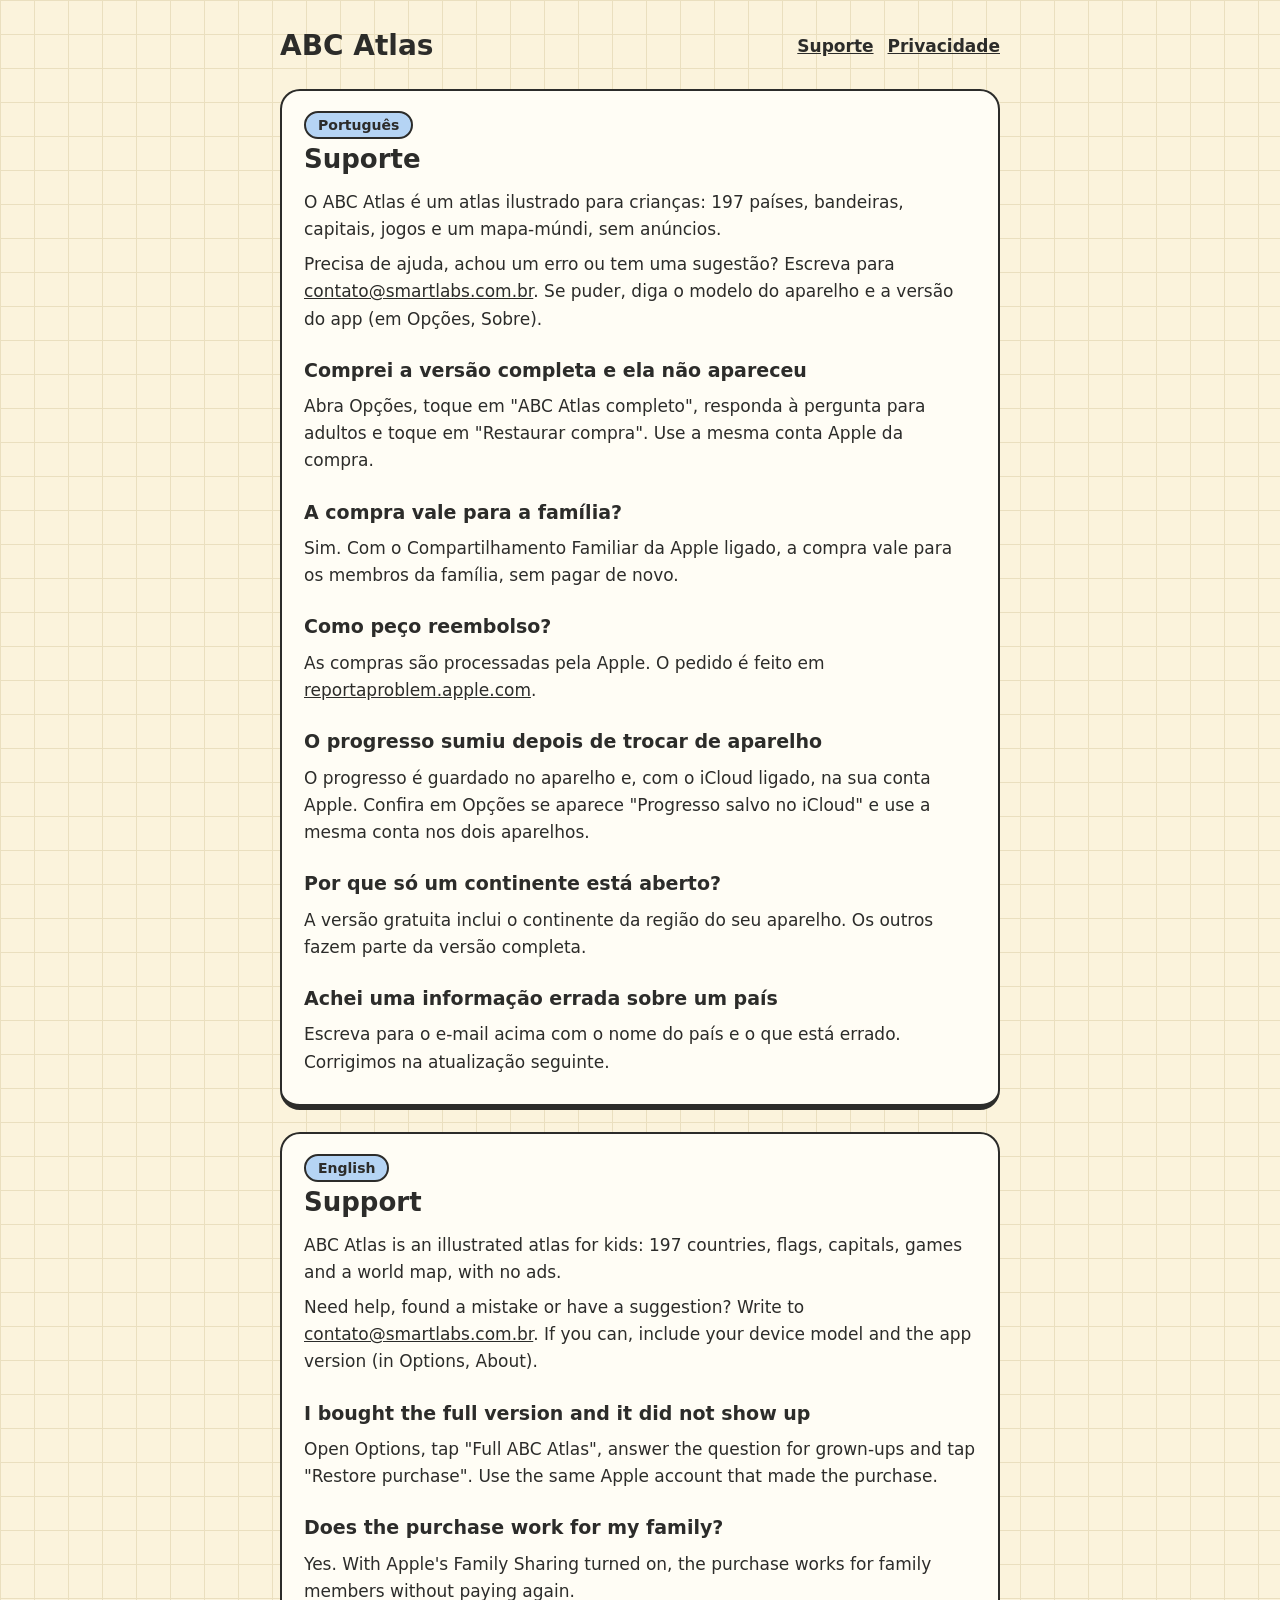
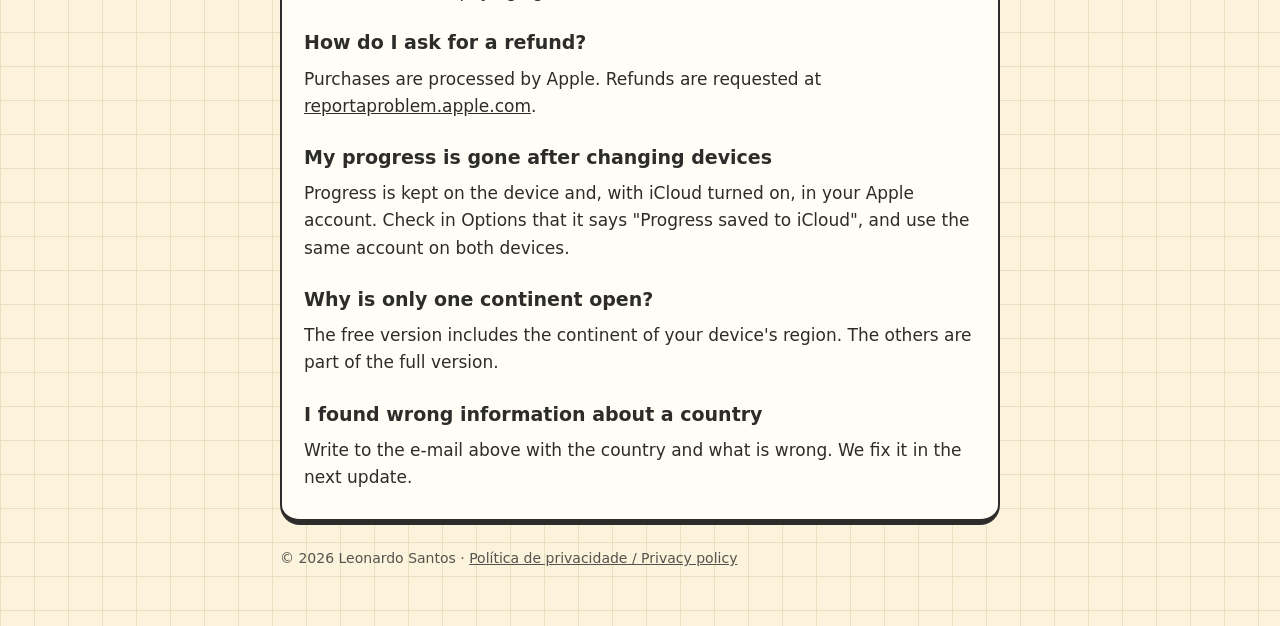
<file: index.html>
<!doctype html>
<html lang="pt-BR">
<head>
<meta charset="utf-8">
<meta name="viewport" content="width=device-width, initial-scale=1">
<title>ABC Atlas: suporte / support</title>
<meta name="description" content="Suporte do ABC Atlas, o atlas ilustrado para crianças. Support for ABC Atlas, the illustrated atlas for kids.">
<link rel="stylesheet" href="style.css">
</head>
<body>
<main>
<header>
  <a class="brand" href="./">ABC Atlas</a>
  <nav><a href="./">Suporte</a><a href="privacy.html">Privacidade</a></nav>
</header>

<section lang="pt-BR">
  <span class="tag">Português</span>
  <h1>Suporte</h1>
  <p>O ABC Atlas é um atlas ilustrado para crianças: 197 países, bandeiras, capitais, jogos e um mapa-múndi, sem anúncios.</p>
  <p>Precisa de ajuda, achou um erro ou tem uma sugestão? Escreva para <a href="mailto:contato@smartlabs.com.br">contato@smartlabs.com.br</a>. Se puder, diga o modelo do aparelho e a versão do app (em Opções, Sobre).</p>

  <h2>Comprei a versão completa e ela não apareceu</h2>
  <p>Abra Opções, toque em "ABC Atlas completo", responda à pergunta para adultos e toque em "Restaurar compra". Use a mesma conta Apple da compra.</p>

  <h2>A compra vale para a família?</h2>
  <p>Sim. Com o Compartilhamento Familiar da Apple ligado, a compra vale para os membros da família, sem pagar de novo.</p>

  <h2>Como peço reembolso?</h2>
  <p>As compras são processadas pela Apple. O pedido é feito em <a href="https://reportaproblem.apple.com">reportaproblem.apple.com</a>.</p>

  <h2>O progresso sumiu depois de trocar de aparelho</h2>
  <p>O progresso é guardado no aparelho e, com o iCloud ligado, na sua conta Apple. Confira em Opções se aparece "Progresso salvo no iCloud" e use a mesma conta nos dois aparelhos.</p>

  <h2>Por que só um continente está aberto?</h2>
  <p>A versão gratuita inclui o continente da região do seu aparelho. Os outros fazem parte da versão completa.</p>

  <h2>Achei uma informação errada sobre um país</h2>
  <p>Escreva para o e-mail acima com o nome do país e o que está errado. Corrigimos na atualização seguinte.</p>
</section>

<section lang="en">
  <span class="tag">English</span>
  <h1>Support</h1>
  <p>ABC Atlas is an illustrated atlas for kids: 197 countries, flags, capitals, games and a world map, with no ads.</p>
  <p>Need help, found a mistake or have a suggestion? Write to <a href="mailto:contato@smartlabs.com.br">contato@smartlabs.com.br</a>. If you can, include your device model and the app version (in Options, About).</p>

  <h2>I bought the full version and it did not show up</h2>
  <p>Open Options, tap "Full ABC Atlas", answer the question for grown-ups and tap "Restore purchase". Use the same Apple account that made the purchase.</p>

  <h2>Does the purchase work for my family?</h2>
  <p>Yes. With Apple's Family Sharing turned on, the purchase works for family members without paying again.</p>

  <h2>How do I ask for a refund?</h2>
  <p>Purchases are processed by Apple. Refunds are requested at <a href="https://reportaproblem.apple.com">reportaproblem.apple.com</a>.</p>

  <h2>My progress is gone after changing devices</h2>
  <p>Progress is kept on the device and, with iCloud turned on, in your Apple account. Check in Options that it says "Progress saved to iCloud", and use the same account on both devices.</p>

  <h2>Why is only one continent open?</h2>
  <p>The free version includes the continent of your device's region. The others are part of the full version.</p>

  <h2>I found wrong information about a country</h2>
  <p>Write to the e-mail above with the country and what is wrong. We fix it in the next update.</p>
</section>

<p class="small">© 2026 Leonardo Santos · <a href="privacy.html">Política de privacidade / Privacy policy</a></p>
</main>
</body>
</html>
</file>
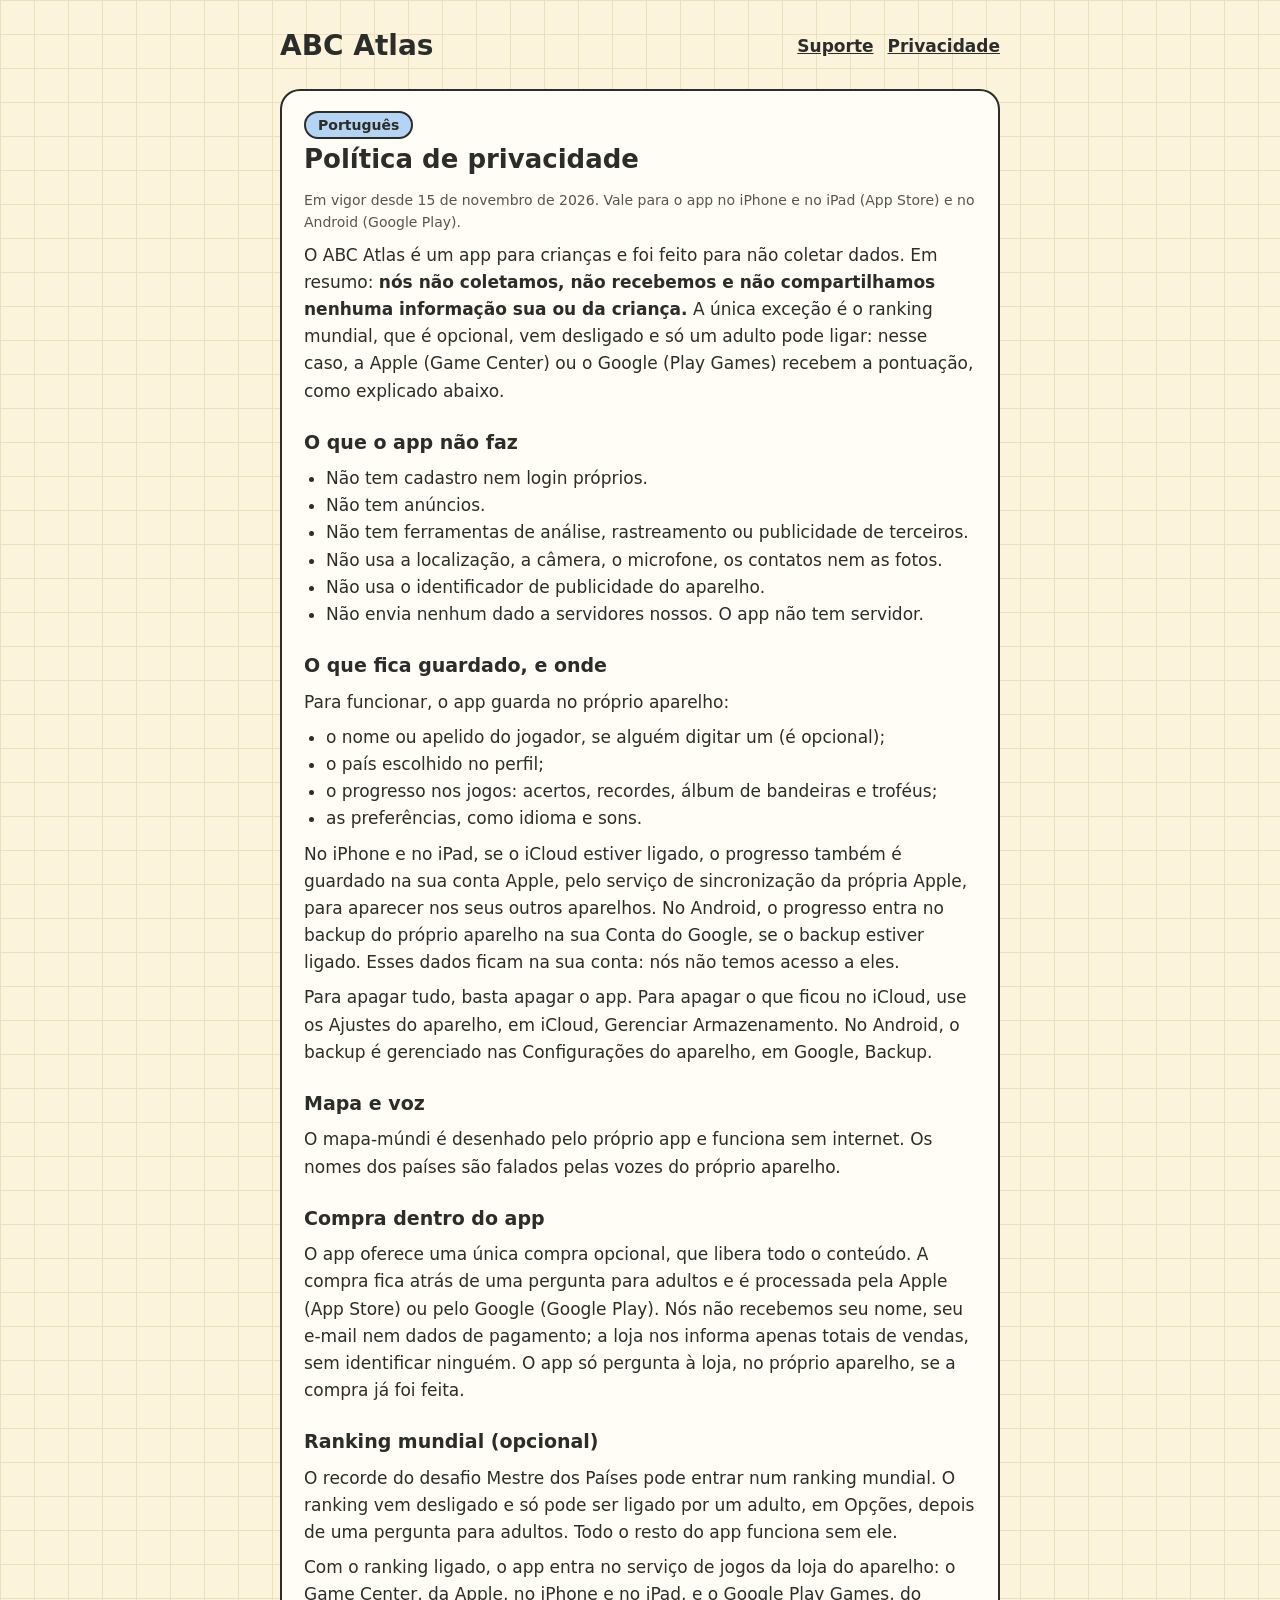
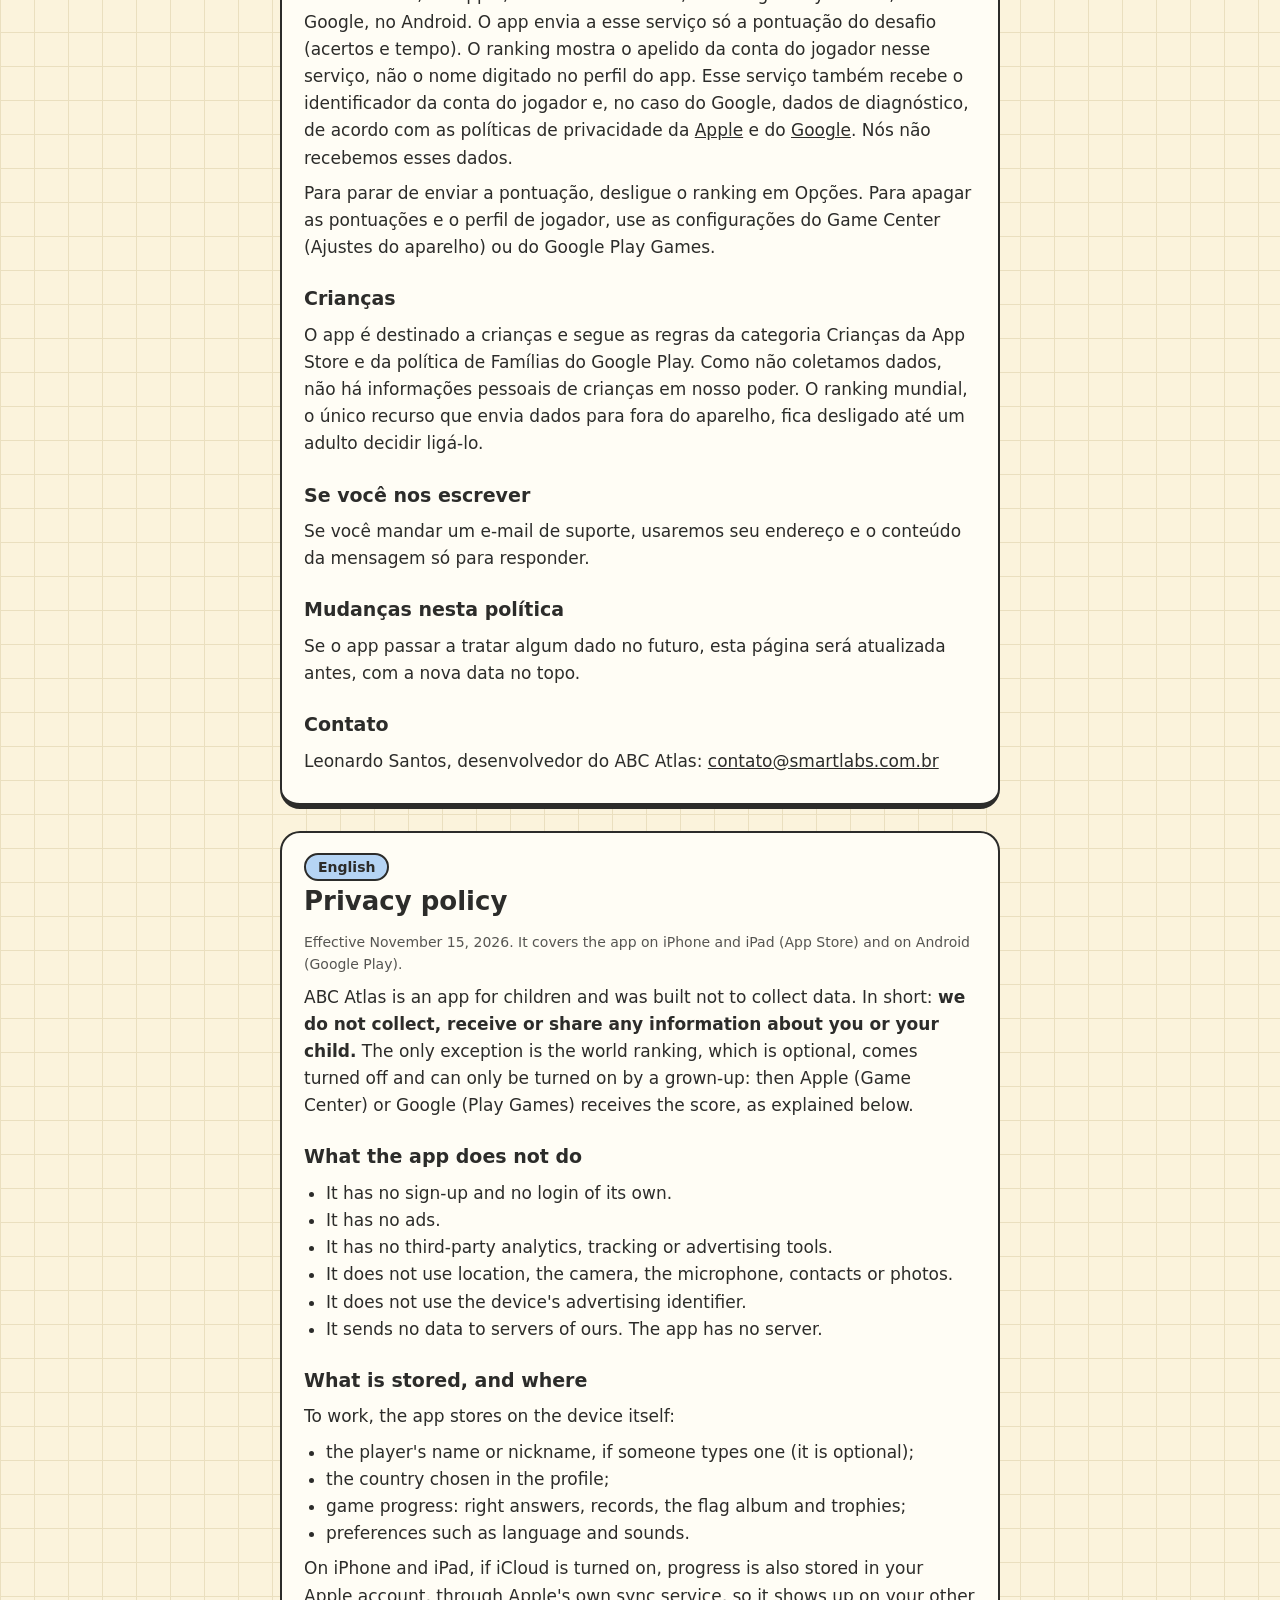
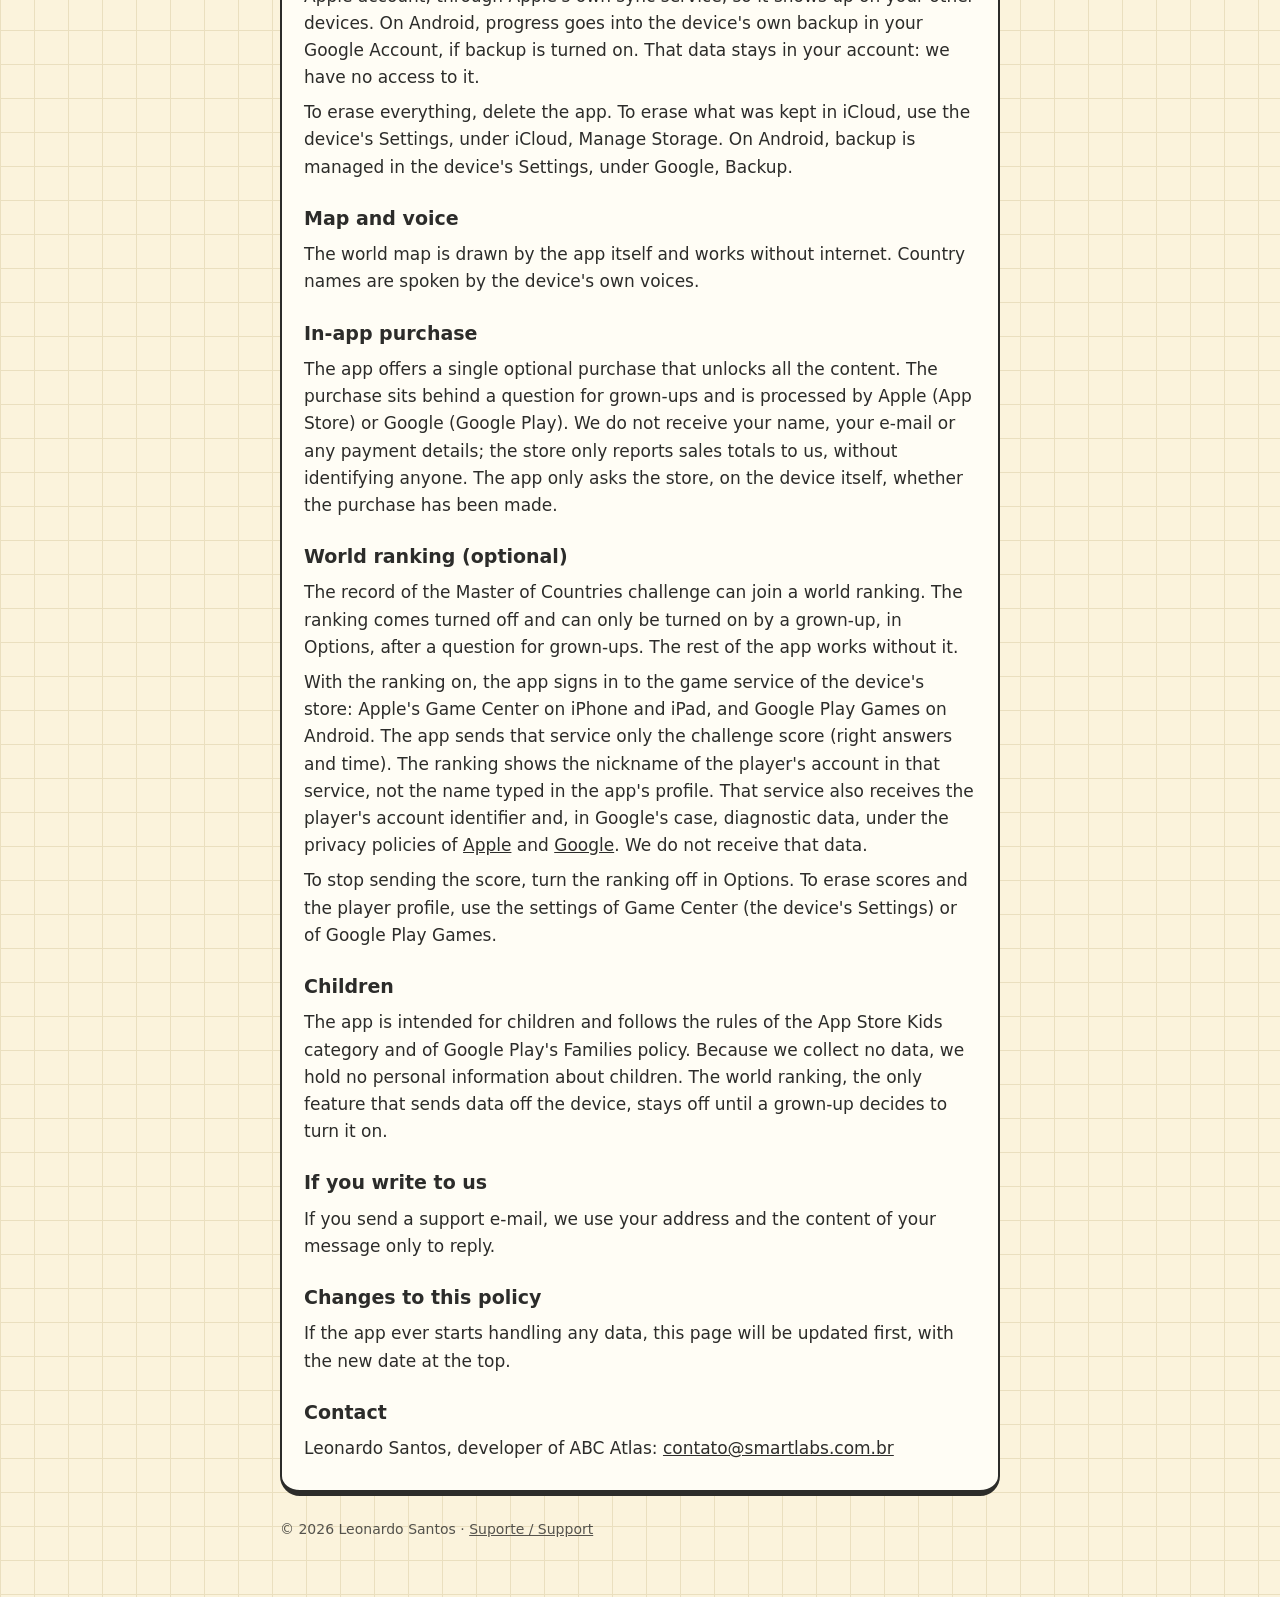
<file: privacy.html>
<!doctype html>
<html lang="pt-BR">
<head>
<meta charset="utf-8">
<meta name="viewport" content="width=device-width, initial-scale=1">
<title>ABC Atlas: política de privacidade / privacy policy</title>
<meta name="description" content="Política de privacidade do ABC Atlas. Privacy policy of ABC Atlas.">
<link rel="stylesheet" href="style.css">
</head>
<body>
<main>
<header>
  <a class="brand" href="./">ABC Atlas</a>
  <nav><a href="./">Suporte</a><a href="privacy.html">Privacidade</a></nav>
</header>

<section lang="pt-BR">
  <span class="tag">Português</span>
  <h1>Política de privacidade</h1>
  <p class="small">Em vigor desde 15 de novembro de 2026. Vale para o app no iPhone e no iPad (App Store) e no Android (Google Play).</p>
  <p>O ABC Atlas é um app para crianças e foi feito para não coletar dados. Em resumo: <strong>nós não coletamos, não recebemos e não compartilhamos nenhuma informação sua ou da criança.</strong> A única exceção é o ranking mundial, que é opcional, vem desligado e só um adulto pode ligar: nesse caso, a Apple (Game Center) ou o Google (Play Games) recebem a pontuação, como explicado abaixo.</p>

  <h2>O que o app não faz</h2>
  <ul>
    <li>Não tem cadastro nem login próprios.</li>
    <li>Não tem anúncios.</li>
    <li>Não tem ferramentas de análise, rastreamento ou publicidade de terceiros.</li>
    <li>Não usa a localização, a câmera, o microfone, os contatos nem as fotos.</li>
    <li>Não usa o identificador de publicidade do aparelho.</li>
    <li>Não envia nenhum dado a servidores nossos. O app não tem servidor.</li>
  </ul>

  <h2>O que fica guardado, e onde</h2>
  <p>Para funcionar, o app guarda no próprio aparelho:</p>
  <ul>
    <li>o nome ou apelido do jogador, se alguém digitar um (é opcional);</li>
    <li>o país escolhido no perfil;</li>
    <li>o progresso nos jogos: acertos, recordes, álbum de bandeiras e troféus;</li>
    <li>as preferências, como idioma e sons.</li>
  </ul>
  <p>No iPhone e no iPad, se o iCloud estiver ligado, o progresso também é guardado na sua conta Apple, pelo serviço de sincronização da própria Apple, para aparecer nos seus outros aparelhos. No Android, o progresso entra no backup do próprio aparelho na sua Conta do Google, se o backup estiver ligado. Esses dados ficam na sua conta: nós não temos acesso a eles.</p>
  <p>Para apagar tudo, basta apagar o app. Para apagar o que ficou no iCloud, use os Ajustes do aparelho, em iCloud, Gerenciar Armazenamento. No Android, o backup é gerenciado nas Configurações do aparelho, em Google, Backup.</p>

  <h2>Mapa e voz</h2>
  <p>O mapa-múndi é desenhado pelo próprio app e funciona sem internet. Os nomes dos países são falados pelas vozes do próprio aparelho.</p>

  <h2>Compra dentro do app</h2>
  <p>O app oferece uma única compra opcional, que libera todo o conteúdo. A compra fica atrás de uma pergunta para adultos e é processada pela Apple (App Store) ou pelo Google (Google Play). Nós não recebemos seu nome, seu e-mail nem dados de pagamento; a loja nos informa apenas totais de vendas, sem identificar ninguém. O app só pergunta à loja, no próprio aparelho, se a compra já foi feita.</p>

  <h2>Ranking mundial (opcional)</h2>
  <p>O recorde do desafio Mestre dos Países pode entrar num ranking mundial. O ranking vem desligado e só pode ser ligado por um adulto, em Opções, depois de uma pergunta para adultos. Todo o resto do app funciona sem ele.</p>
  <p>Com o ranking ligado, o app entra no serviço de jogos da loja do aparelho: o Game Center, da Apple, no iPhone e no iPad, e o Google Play Games, do Google, no Android. O app envia a esse serviço só a pontuação do desafio (acertos e tempo). O ranking mostra o apelido da conta do jogador nesse serviço, não o nome digitado no perfil do app. Esse serviço também recebe o identificador da conta do jogador e, no caso do Google, dados de diagnóstico, de acordo com as políticas de privacidade da <a href="https://www.apple.com/br/legal/privacy/">Apple</a> e do <a href="https://policies.google.com/privacy?hl=pt-BR">Google</a>. Nós não recebemos esses dados.</p>
  <p>Para parar de enviar a pontuação, desligue o ranking em Opções. Para apagar as pontuações e o perfil de jogador, use as configurações do Game Center (Ajustes do aparelho) ou do Google Play Games.</p>

  <h2>Crianças</h2>
  <p>O app é destinado a crianças e segue as regras da categoria Crianças da App Store e da política de Famílias do Google Play. Como não coletamos dados, não há informações pessoais de crianças em nosso poder. O ranking mundial, o único recurso que envia dados para fora do aparelho, fica desligado até um adulto decidir ligá-lo.</p>

  <h2>Se você nos escrever</h2>
  <p>Se você mandar um e-mail de suporte, usaremos seu endereço e o conteúdo da mensagem só para responder.</p>

  <h2>Mudanças nesta política</h2>
  <p>Se o app passar a tratar algum dado no futuro, esta página será atualizada antes, com a nova data no topo.</p>

  <h2>Contato</h2>
  <p>Leonardo Santos, desenvolvedor do ABC Atlas: <a href="mailto:contato@smartlabs.com.br">contato@smartlabs.com.br</a></p>
</section>

<section lang="en">
  <span class="tag">English</span>
  <h1>Privacy policy</h1>
  <p class="small">Effective November 15, 2026. It covers the app on iPhone and iPad (App Store) and on Android (Google Play).</p>
  <p>ABC Atlas is an app for children and was built not to collect data. In short: <strong>we do not collect, receive or share any information about you or your child.</strong> The only exception is the world ranking, which is optional, comes turned off and can only be turned on by a grown-up: then Apple (Game Center) or Google (Play Games) receives the score, as explained below.</p>

  <h2>What the app does not do</h2>
  <ul>
    <li>It has no sign-up and no login of its own.</li>
    <li>It has no ads.</li>
    <li>It has no third-party analytics, tracking or advertising tools.</li>
    <li>It does not use location, the camera, the microphone, contacts or photos.</li>
    <li>It does not use the device's advertising identifier.</li>
    <li>It sends no data to servers of ours. The app has no server.</li>
  </ul>

  <h2>What is stored, and where</h2>
  <p>To work, the app stores on the device itself:</p>
  <ul>
    <li>the player's name or nickname, if someone types one (it is optional);</li>
    <li>the country chosen in the profile;</li>
    <li>game progress: right answers, records, the flag album and trophies;</li>
    <li>preferences such as language and sounds.</li>
  </ul>
  <p>On iPhone and iPad, if iCloud is turned on, progress is also stored in your Apple account, through Apple's own sync service, so it shows up on your other devices. On Android, progress goes into the device's own backup in your Google Account, if backup is turned on. That data stays in your account: we have no access to it.</p>
  <p>To erase everything, delete the app. To erase what was kept in iCloud, use the device's Settings, under iCloud, Manage Storage. On Android, backup is managed in the device's Settings, under Google, Backup.</p>

  <h2>Map and voice</h2>
  <p>The world map is drawn by the app itself and works without internet. Country names are spoken by the device's own voices.</p>

  <h2>In-app purchase</h2>
  <p>The app offers a single optional purchase that unlocks all the content. The purchase sits behind a question for grown-ups and is processed by Apple (App Store) or Google (Google Play). We do not receive your name, your e-mail or any payment details; the store only reports sales totals to us, without identifying anyone. The app only asks the store, on the device itself, whether the purchase has been made.</p>

  <h2>World ranking (optional)</h2>
  <p>The record of the Master of Countries challenge can join a world ranking. The ranking comes turned off and can only be turned on by a grown-up, in Options, after a question for grown-ups. The rest of the app works without it.</p>
  <p>With the ranking on, the app signs in to the game service of the device's store: Apple's Game Center on iPhone and iPad, and Google Play Games on Android. The app sends that service only the challenge score (right answers and time). The ranking shows the nickname of the player's account in that service, not the name typed in the app's profile. That service also receives the player's account identifier and, in Google's case, diagnostic data, under the privacy policies of <a href="https://www.apple.com/legal/privacy/">Apple</a> and <a href="https://policies.google.com/privacy">Google</a>. We do not receive that data.</p>
  <p>To stop sending the score, turn the ranking off in Options. To erase scores and the player profile, use the settings of Game Center (the device's Settings) or of Google Play Games.</p>

  <h2>Children</h2>
  <p>The app is intended for children and follows the rules of the App Store Kids category and of Google Play's Families policy. Because we collect no data, we hold no personal information about children. The world ranking, the only feature that sends data off the device, stays off until a grown-up decides to turn it on.</p>

  <h2>If you write to us</h2>
  <p>If you send a support e-mail, we use your address and the content of your message only to reply.</p>

  <h2>Changes to this policy</h2>
  <p>If the app ever starts handling any data, this page will be updated first, with the new date at the top.</p>

  <h2>Contact</h2>
  <p>Leonardo Santos, developer of ABC Atlas: <a href="mailto:contato@smartlabs.com.br">contato@smartlabs.com.br</a></p>
</section>

<p class="small">© 2026 Leonardo Santos · <a href="./">Suporte / Support</a></p>
</main>
</body>
</html>
</file>
<file: style.css>
:root { --paper: #FBF3DC; --line: #EADFBF; --ink: #2C2C2A; --page: #FFFDF5; --sea: #B5D4F4; --stamp: #A32D2D; }
@media (prefers-color-scheme: dark) {
  :root { --paper: #042C53; --line: #0C447C; --ink: #B5D4F4; --page: #0F3D6E; --sea: #85B7EB; --stamp: #F09595; }
}
* { box-sizing: border-box; }
body {
  margin: 0; padding: 24px 16px 48px; color: var(--ink);
  font: 17px/1.6 ui-rounded, "SF Pro Rounded", system-ui, -apple-system, "Segoe UI", Roboto, sans-serif;
  background-color: var(--paper);
  background-image: linear-gradient(var(--line) 1px, transparent 1px), linear-gradient(90deg, var(--line) 1px, transparent 1px);
  background-size: 34px 34px;
}
main { max-width: 720px; margin: 0 auto; }
header { display: flex; align-items: center; justify-content: space-between; gap: 12px; flex-wrap: wrap; margin-bottom: 20px; }
header a.brand { font-size: 28px; font-weight: 800; color: var(--ink); text-decoration: none; }
nav a { color: var(--ink); font-weight: 700; margin-left: 14px; }
section { background: var(--page); border: 2.5px solid var(--ink); border-bottom-width: 6px; border-radius: 20px; padding: 20px 22px; margin-bottom: 22px; }
h1 { font-size: 26px; margin: 0 0 6px; }
h2 { font-size: 19px; margin: 22px 0 4px; }
p, ul { margin: 8px 0; }
ul { padding-left: 22px; }
a { color: inherit; }
.tag { display: inline-block; background: var(--sea); color: #2C2C2A; border: 2px solid var(--ink); border-radius: 999px; padding: 1px 12px; font-size: 14px; font-weight: 700; }
.small { font-size: 14px; opacity: 0.8; }
</file>
